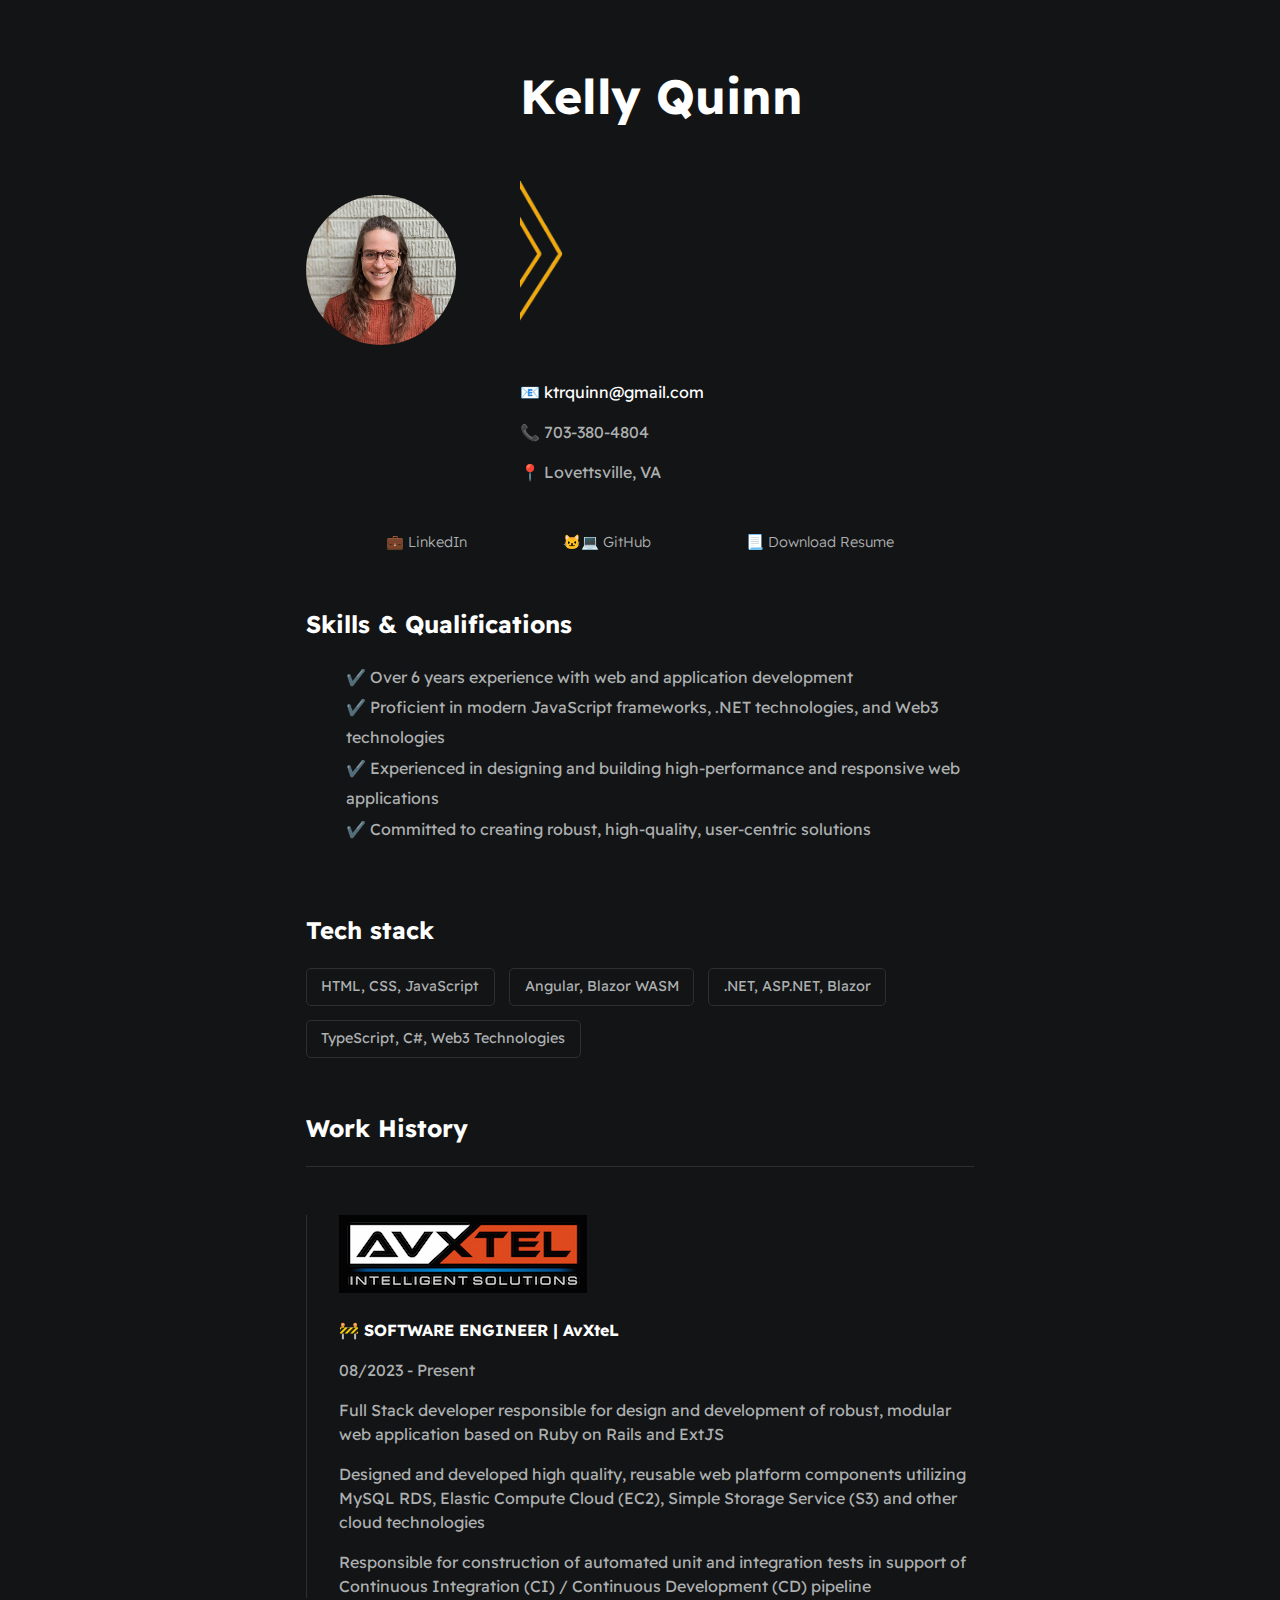
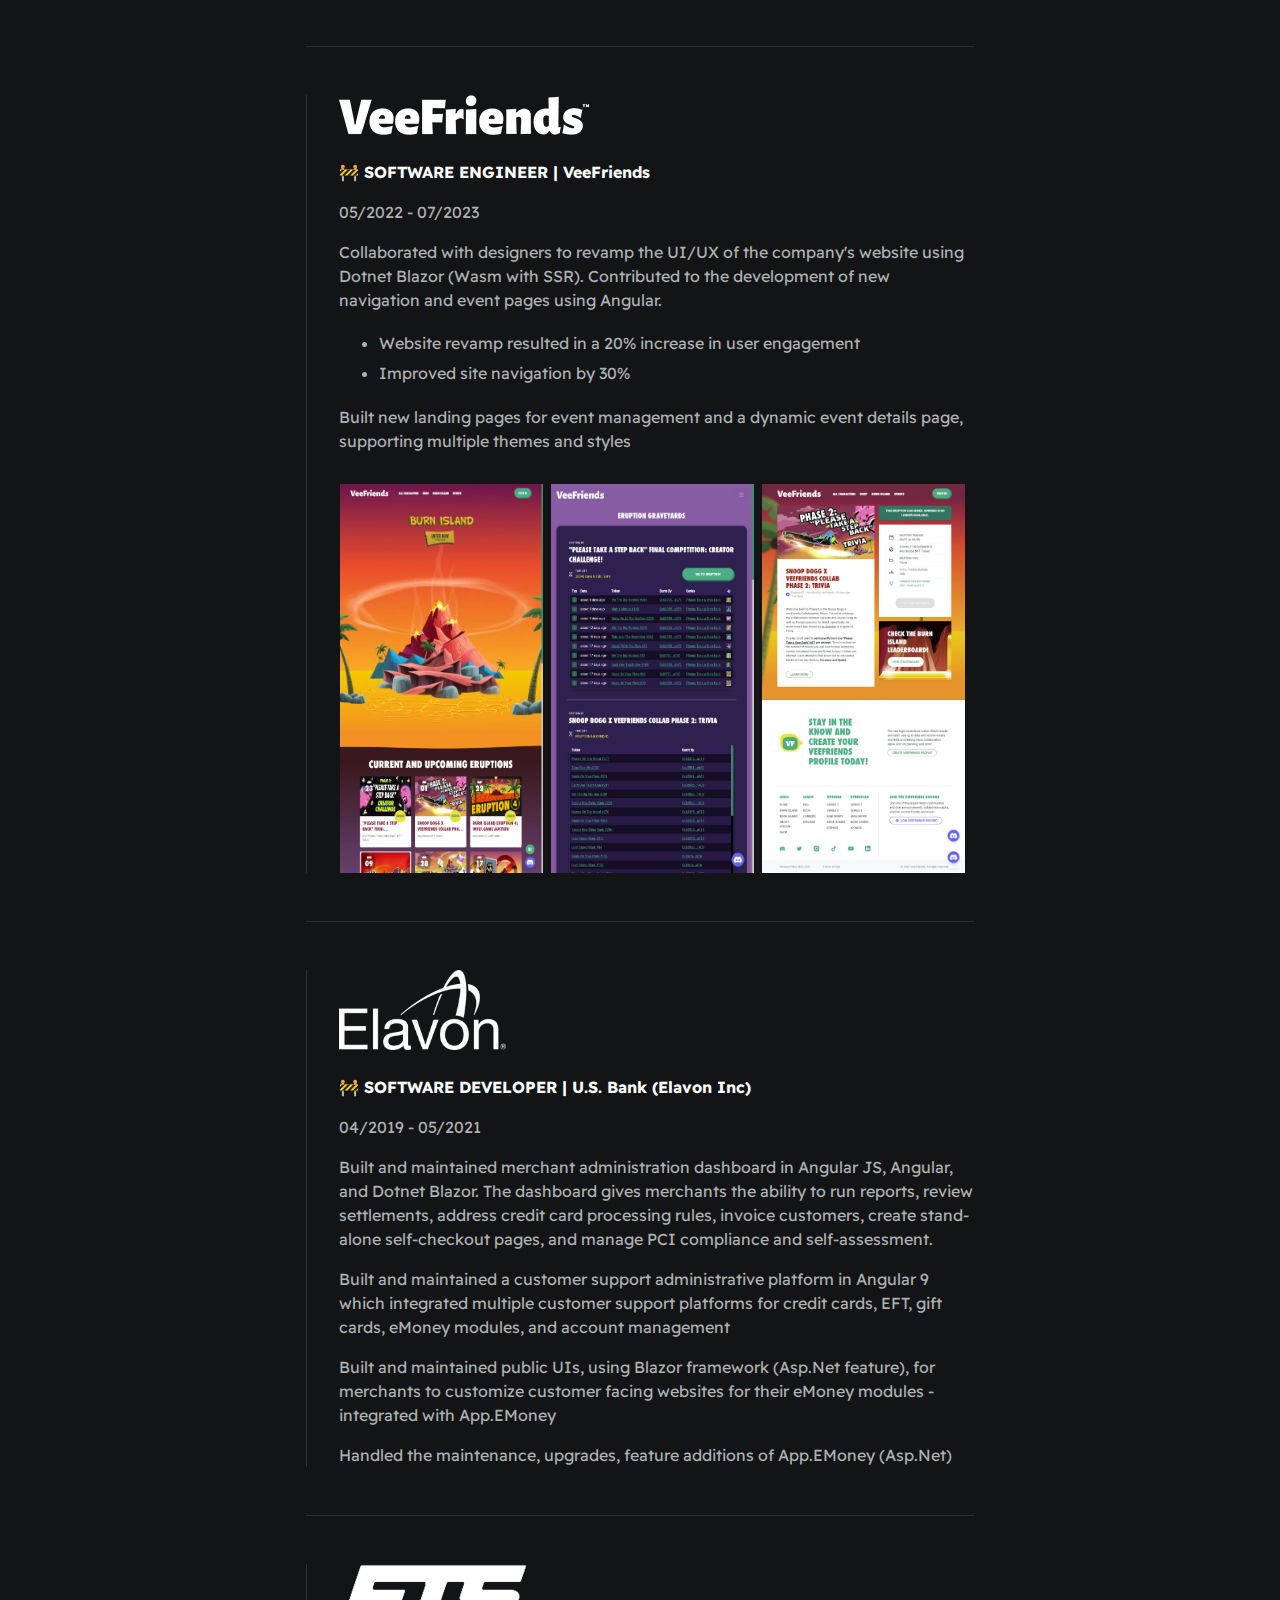
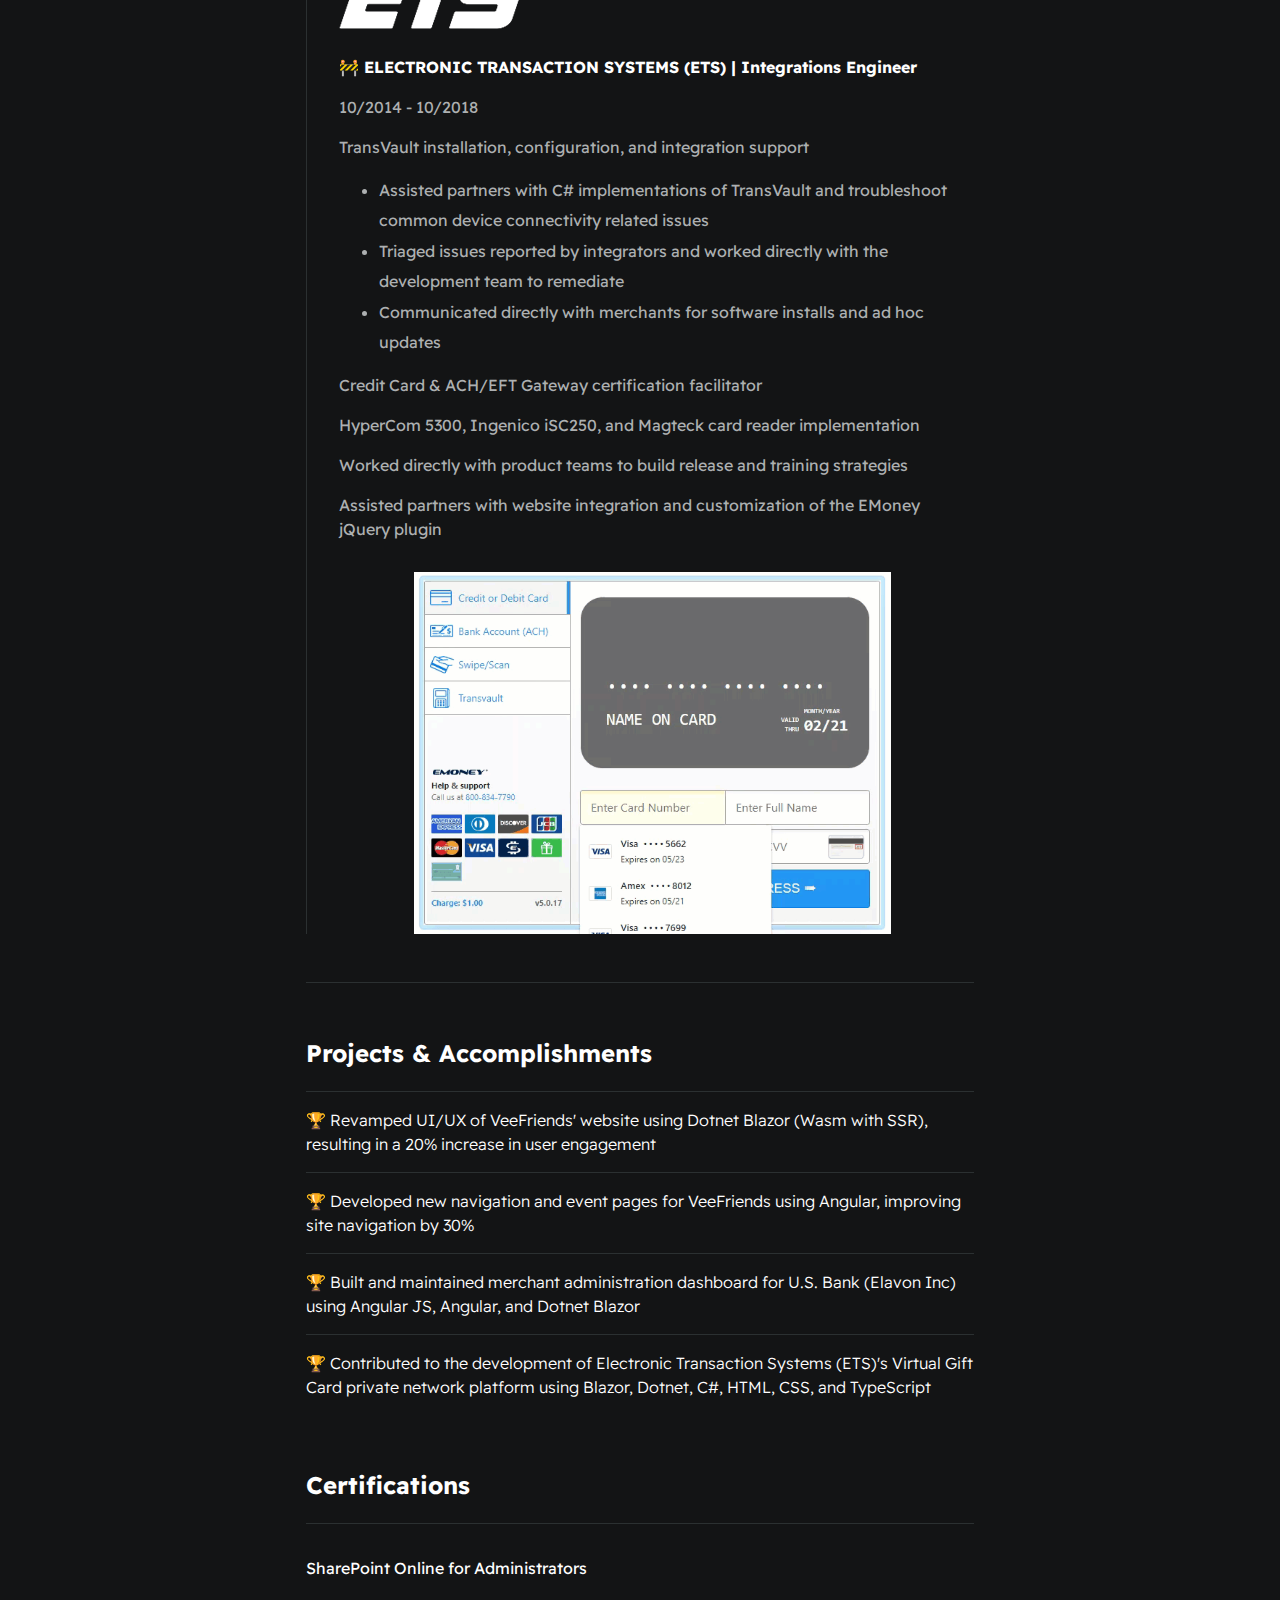
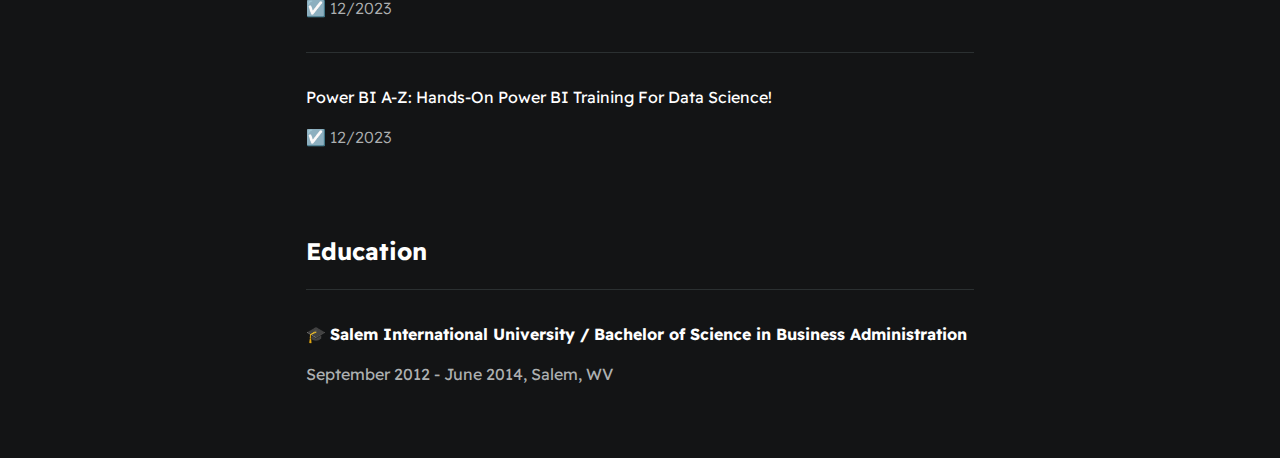
<file: index.html>
<!DOCTYPE html>
<html>
    <head>
        <meta charset="utf-8">
        <meta http-equiv="X-UA-Compatible" content="IE=edge">
        <title>Kelly Quinn</title>
        <meta name="description" content="">
        <meta name="viewport" content="width=device-width, initial-scale=1">
        <link rel="stylesheet" href="./styles/main.css">
        <link rel="icon" type="image/x-icon" href="./assets/images/favicon.ico">
    </head>
    <body>
        <div id="container--main">

            <section id="wrapper--hero" class="section--page">
                <img id="profile-pic" src="./assets/images/profile_pic.JPG">

                <div>
                    <h1 id="user-name">Kelly Quinn</h1>

                    <div id="bio-wrapper">
                        <div id="bio-arrow" class="bounce"></div>
                        <div id="bio-slide">Results-driven Software Engineer specialized in front end development with expertise in modern web frameworks. Seeking a challenging position to leverage my skills and contribute to the development of innovative platforms serving critical functions. Passionate about delivering responsive, cross-platform solutions, striving to collaborate with cross-functional teams to enhance user experiences and drive project success.</div>
                    </div>
                    <p id="email">📧 ktrquinn@gmail.com</p>
                    <p id="phone">📞 703-380-4804</p>
                    <p id="location">📍 Lovettsville, VA</p>
                </div>
            </section>

            <section class="section--page">

                <div id="socials--list">
                    <a href="https://www.linkedin.com/in/kelly-quinn-478269a5/" target="_blank">💼 LinkedIn</a>
                    <a href="https://github.com/kkquinn" target="_blank">🐱‍💻 GitHub</a>
                    <a href="./assets/resume.pdf" target="_blank">📃 Download Resume</a>
                </div>
            </section>

            <section class="section--page">
                <h2>Skills & Qualifications</h2>
                <ul id="qualifications--list">
                    <li>✔️ Over 6 years experience with web and application development</li>
                    <li>✔️ Proficient in modern JavaScript frameworks, .NET technologies, and Web3 technologies</li>
                    <li>✔️ Experienced in designing and building high-performance and responsive web applications</li>
                    <li>✔️ Committed to creating robust, high-quality, user-centric solutions</li>
                </ul>
            </section>

            <section class="section--page">
                <h2>Tech stack</h2>

                <div id="wrapper--techstack__items">
                    <div class="card--techstack"><span>HTML, CSS, JavaScript</span></div>
                    <div class="card--techstack"><span>Angular, Blazor WASM</span></div>
                    <div class="card--techstack"><span>.NET, ASP.NET, Blazor</span></div>
                    <div class="card--techstack"><span>TypeScript, C#, Web3 Technologies</span></div>
                </div>
            </section>

            <section id="work-history-wrapper" class="section--page">
                <h2>Work History</h2>

                <div class="line-break"></div>
                <div class="card--work-history">
                    <img class="card--work-logo" src="assets/images/work_avxtel.png" alt="AvXteL Logo">
                    <strong>🚧 SOFTWARE ENGINEER | AvXteL</strong>
                    <p>08/2023 - Present</p>
                    <p>Full Stack developer responsible for design and development of robust, modular web application based on Ruby on Rails and ExtJS</p>
                    <p>Designed and developed high quality, reusable web platform components utilizing MySQL RDS, Elastic Compute Cloud (EC2), Simple Storage Service (S3) and other cloud technologies</p>
                    <p>Responsible for construction of automated unit and integration tests in support of Continuous Integration (CI) / Continuous Development (CD) pipeline</p>
                </div>

                <div class="line-break"></div>
                <div class="card--work-history">
                    <img class="card--work-logo" src="assets/images/work_veefriends.png" alt="VeeFriends Logo">
                    <strong>🚧 SOFTWARE ENGINEER | VeeFriends</strong>
                    <p>05/2022 - 07/2023</p>
                    <p>Collaborated with designers to revamp the UI/UX of the company's website using Dotnet Blazor (Wasm with SSR). Contributed to the development of new navigation and event pages using Angular.</p>
                    <ul>
                        <li>Website revamp resulted in a 20% increase in user engagement</li>
                        <li>Improved site navigation by 30%</li>
                    </ul>
                    <p>Built new landing pages for event management and a dynamic event details page, supporting multiple themes and styles</p>
                    <div id="card--work-mock">
                        <img class="card--work-mock" src="assets/images/projects/burn-island-landing-page.jpg" alt="burn-island-landing-page">
                        <img class="card--work-mock" src="assets/images/projects/burn-island-graveyard.jpg" alt="burn-island-graveyard">
                        <img class="card--work-mock" src="assets/images/projects/event-details-page.jpg" alt="events-landing-page">
                    </div>
                </div>

                <div class="line-break"></div>
                <div class="card--work-history">
                    <img class="card--work-logo" src="assets/images/work_elavon.png" alt="U.S. Bank (Elavon Inc) Logo">
                    <strong>🚧 SOFTWARE DEVELOPER | U.S. Bank (Elavon Inc)</strong>
                    <p>04/2019 - 05/2021</p>
                    <p>Built and maintained merchant administration dashboard in Angular JS, Angular, and Dotnet Blazor. The dashboard gives merchants the ability to run reports, review settlements, address credit card processing rules, invoice customers, create stand-alone self-checkout pages, and manage PCI compliance and self-assessment.</p>
                    <p>Built and maintained a customer support administrative platform in Angular 9 which integrated multiple customer support platforms for credit cards, EFT, gift cards, eMoney modules, and account management</p>
                    <p>Built and maintained public UIs, using Blazor framework (Asp.Net feature), for merchants to customize customer facing websites for their eMoney modules - integrated with App.EMoney</p>
                    <p>Handled the maintenance, upgrades, feature additions of App.EMoney (Asp.Net)</p>
                </div>

                <div class="line-break"></div>
                <div class="card--work-history">
                    <img class="card--work-logo" src="assets/images/work_ets.png" alt="Electronic Transaction Systems (ETS) Logo">
                    <strong>🚧 ELECTRONIC TRANSACTION SYSTEMS (ETS) | Integrations Engineer</strong>
                    <p>10/2014 - 10/2018</p>
                    <p>TransVault installation, configuration, and integration support</p>
                    <ul>
                        <li>Assisted partners with C# implementations of TransVault and troubleshoot common device connectivity related issues</li>
                        <li>Triaged issues reported by integrators and worked directly with the development team to remediate</li>
                        <li>Communicated directly with merchants for software installs and ad hoc updates</li>
                    </ul>
                    <p>Credit Card & ACH/EFT Gateway certification facilitator</p>
                    <p>HyperCom 5300, Ingenico iSC250, and Magteck card reader implementation</p>
                    <p>Worked directly with product teams to build release and training strategies</p>
                    <p>Assisted partners with website integration and customization of the EMoney jQuery plugin</p>
                    <div id="card--work-mock">
                        <img class="card--work-mock hp-gif" src="assets/images/projects/hosted-payments.gif" alt="hosted payments plugin">
                    </div>
                </div>

                <div class="line-break"></div>
            </section>

            <section class="section--page">
                <h2>Projects & Accomplishments</h2>

                <div class="card--project">
                    <a href="project-veefriends.html"><span>🏆 </span>Revamped UI/UX of VeeFriends' website using Dotnet Blazor (Wasm with SSR), resulting in a 20% increase in user engagement</a>
                </div>

                <div class="card--project">
                    <a href="project-veefriends-v2.html"><span>🏆 </span>Developed new navigation and event pages for VeeFriends using Angular, improving site navigation by 30%</a>
                </div>

                <div class="card--project">
                    <a href="project-us-bank-and-elavon.html"><span>🏆 </span>Built and maintained merchant administration dashboard for U.S. Bank (Elavon Inc) using Angular JS, Angular, and Dotnet Blazor</a>
                </div>

                <div class="card--project">
                    <a href="project-ets-electronic-transaction-systems.html"><span>🏆 </span>Contributed to the development of Electronic Transaction Systems (ETS)'s Virtual Gift Card private network platform using Blazor, Dotnet, C#, HTML, CSS, and TypeScript</a>
                </div>
            </section>

            <section class="section--page">
                <h2>Certifications</h2>

                <a href="./assets/sharepoint_admin.pdf" target="_blank">
                    <div class="card--project">
                        <p><strong>SharePoint Online for Administrators</strong></p>
                        <p>☑️ 12/2023</p>
                    </div>
                </a>
                <a href="./assets/power_bi.pdf" target="_blank">
                    <div class="card--project">
                        <p><strong>Power BI A-Z: Hands-On Power BI Training For Data Science!</strong></p>
                        <p>☑️ 12/2023</p>
                    </div>
                </a>
            </section>

            <section class="section--page">
                <h2>Education</h2>

                <div class="card--project">
                    <p>🎓 <strong>Salem International University / Bachelor of Science in Business Administration</strong></p>
                    <p>September 2012 - June 2014, Salem, WV</p>
                </div>
            </section>
        </div>
    </body>
</html>
</file>
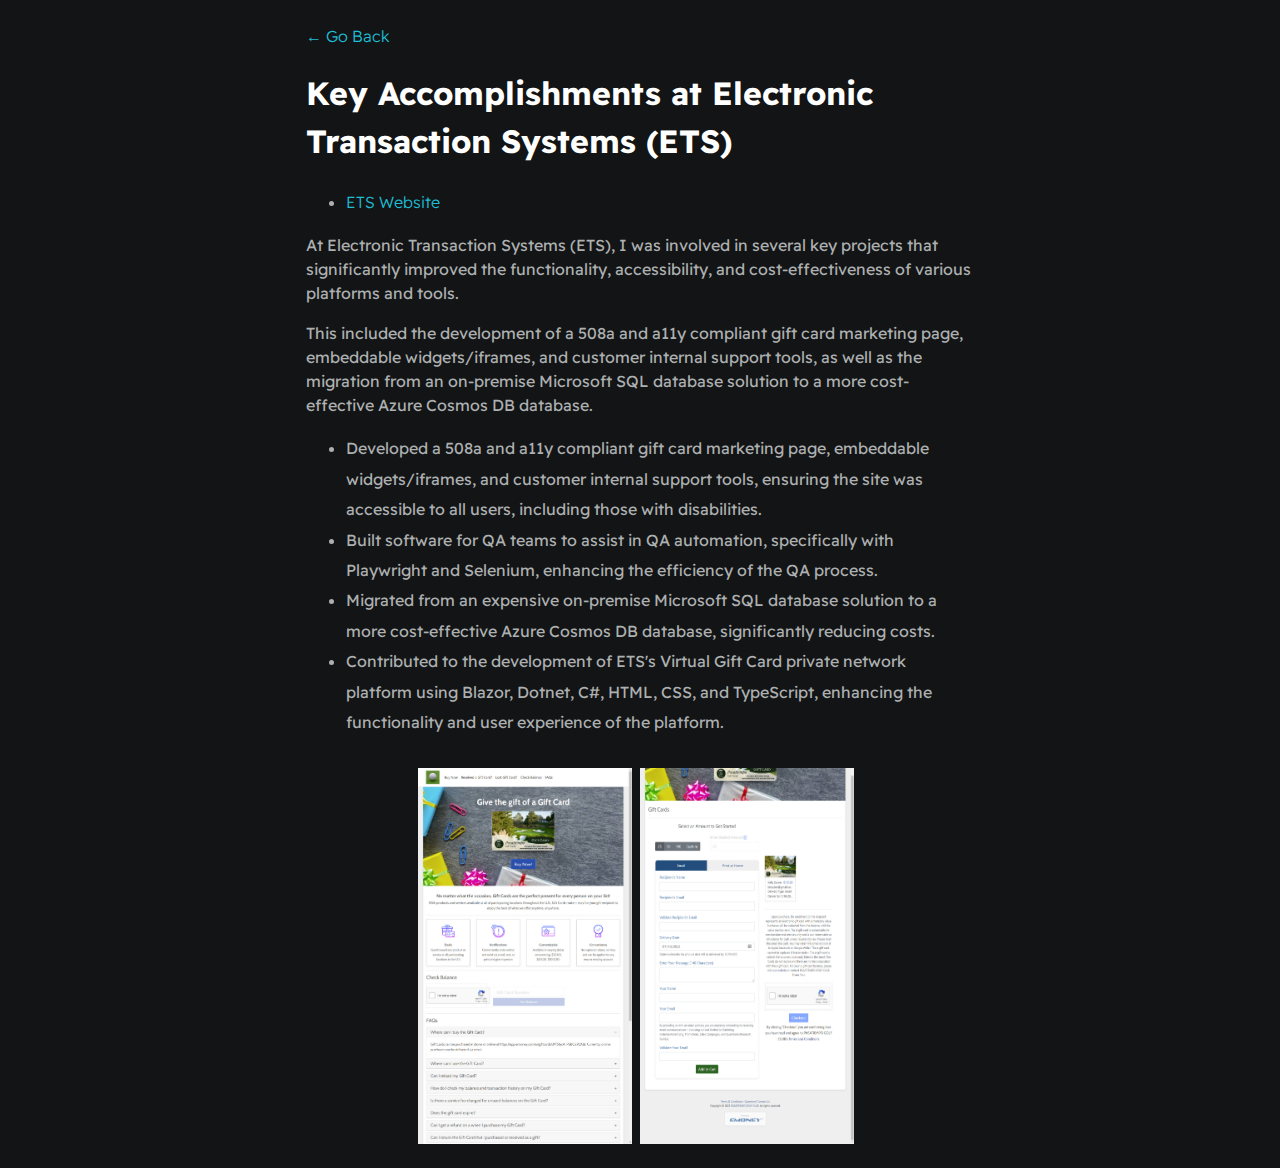
<file: project-ets-electronic-transaction-systems.html>
<!DOCTYPE html>
<html>
    <head>
        <meta charset="utf-8">
        <meta http-equiv="X-UA-Compatible" content="IE=edge">
        <title>ETS | Kelly Quinn: Experienced Software Engineer & Front-End Developer</title>
        <meta name="description" content="Kelly Quinn is a results-driven Software Engineer specializing in front-end development. He is proficient in modern JavaScript frameworks, .NET technologies, and Web3 technologies, with a proven track record in designing and building high-performance web applications.">
        <meta name="keywords" content="Software Engineer, Front-End Developer, JavaScript, .NET, Web3, High-Performance Web Applications, User-Centric Solutions">
        <meta name="viewport" content="width=device-width, initial-scale=1">
        <link rel="stylesheet" href="./styles/main.css">
        <link rel="icon" type="image/x-icon" href="./assets/images/favicon.ico">
    </head>
    <body>
        <div id="container--main">
            <a href="index.html">&#x2190; Go Back</a>
            <h1>Key Accomplishments at Electronic Transaction Systems (ETS)</h1>
            <ul>
                <li><a href="https://www.etsms.com/" target="_blank">ETS Website</a></li>
            </ul>
            <p>At Electronic Transaction Systems (ETS), I was involved in several key projects that significantly improved the functionality, accessibility, and cost-effectiveness of various platforms and tools.</p>
            <p>This included the development of a 508a and a11y compliant gift card marketing page, embeddable widgets/iframes, and customer internal support tools, as well as the migration from an on-premise Microsoft SQL database solution to a more cost-effective Azure Cosmos DB database.</p>
            <ul>
                <li>Developed a 508a and a11y compliant gift card marketing page, embeddable widgets/iframes, and customer internal support tools, ensuring the site was accessible to all users, including those with disabilities.</li>
                <li>Built software for QA teams to assist in QA automation, specifically with Playwright and Selenium, enhancing the efficiency of the QA process.</li>
                <li>Migrated from an expensive on-premise Microsoft SQL database solution to a more cost-effective Azure Cosmos DB database, significantly reducing costs.</li>
                <li>Contributed to the development of ETS's Virtual Gift Card private network platform using Blazor, Dotnet, C#, HTML, CSS, and TypeScript, enhancing the functionality and user experience of the platform.</li>
            </ul>
            <div id="card--work-mock">
                <img class="card--work-mock" src="assets/images/projects/elavon-gc-1.jpg" alt="burn island mobile view">
                <img class="card--work-mock" src="assets/images/projects/elavon-gc-2.jpg" alt="events-landing-page">
            </div>
        </div>         
    </body>
</html>
</file>
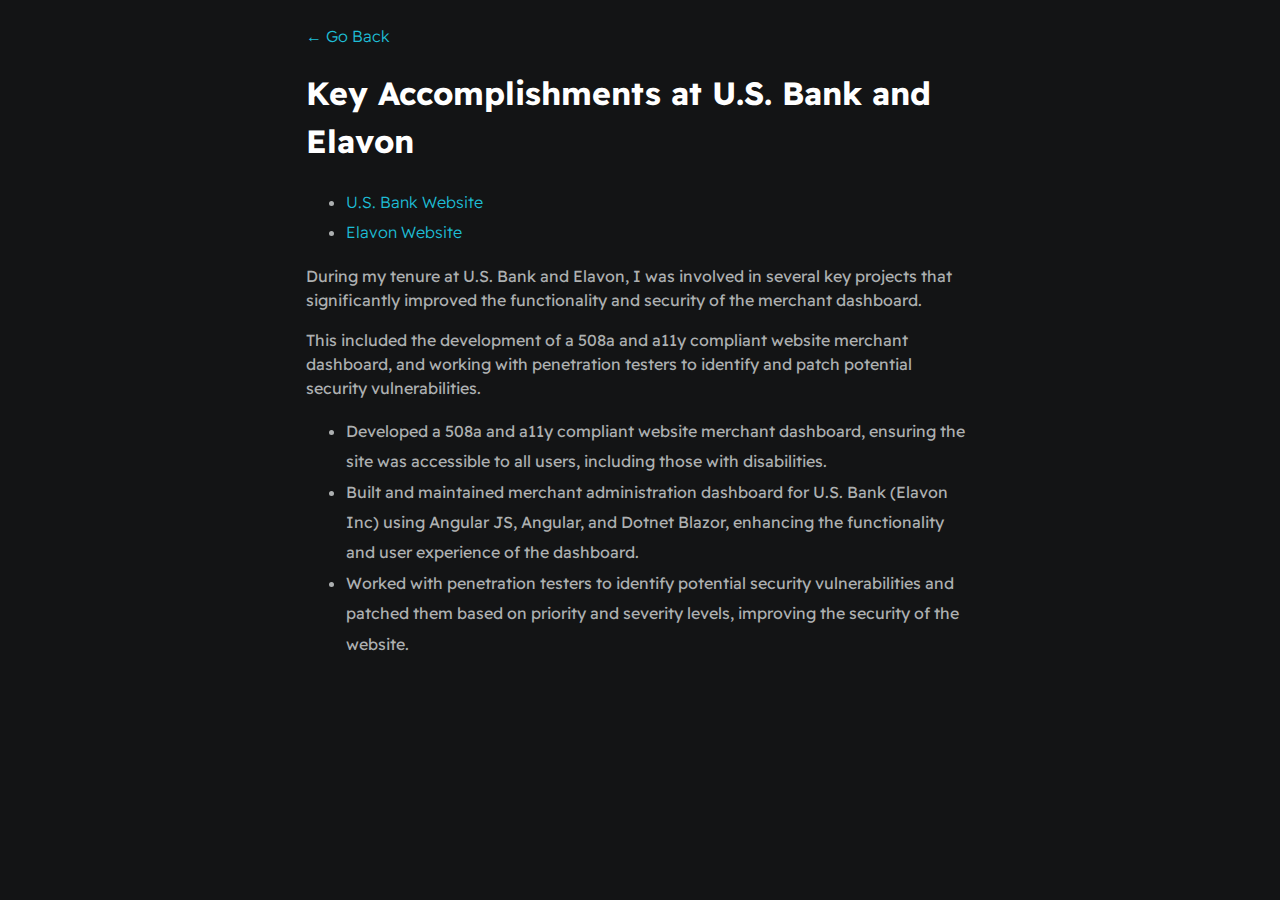
<file: project-us-bank-and-elavon.html>
<!DOCTYPE html>
<html>
    <head>
        <meta charset="utf-8">
        <meta http-equiv="X-UA-Compatible" content="IE=edge">
        <title>U.S. Bank & Elavon | Kelly Quinn: Experienced Software Engineer & Front-End Developer</title>
        <meta name="description" content="Kelly Quinn is a results-driven Software Engineer specializing in front-end development. He is proficient in modern JavaScript frameworks, .NET technologies, and Web3 technologies, with a proven track record in designing and building high-performance web applications.">
        <meta name="keywords" content="Software Engineer, Front-End Developer, JavaScript, .NET, Web3, High-Performance Web Applications, User-Centric Solutions">
        <meta name="viewport" content="width=device-width, initial-scale=1">
        <link rel="stylesheet" href="./styles/main.css">
        <link rel="icon" type="image/x-icon" href="./assets/images/favicon.ico">
    </head>
    <body>
        <div id="container--main">
            <a href="index.html">&#x2190; Go Back</a>
            <h1>Key Accomplishments at U.S. Bank and Elavon</h1>
            <ul>
                <li><a href="https://www.usbank.com/index.html" target="_blank">U.S. Bank Website</a></li>
                <li><a href="https://www.elavon.com/index.html" target="_blank">Elavon Website</a></li>
            </ul>
            <p>During my tenure at U.S. Bank and Elavon, I was involved in several key projects that significantly improved the functionality and security of the merchant dashboard.</p>
            <p>This included the development of a 508a and a11y compliant website merchant dashboard, and working with penetration testers to identify and patch potential security vulnerabilities.</p>
            <ul>
                <li>Developed a 508a and a11y compliant website merchant dashboard, ensuring the site was accessible to all users, including those with disabilities.</li>
                <li>Built and maintained merchant administration dashboard for U.S. Bank (Elavon Inc) using Angular JS, Angular, and Dotnet Blazor, enhancing the functionality and user experience of the dashboard.</li>
                <li>Worked with penetration testers to identify potential security vulnerabilities and patched them based on priority and severity levels, improving the security of the website.</li>
            </ul>
        </div>               
    </body>
</html>
</file>
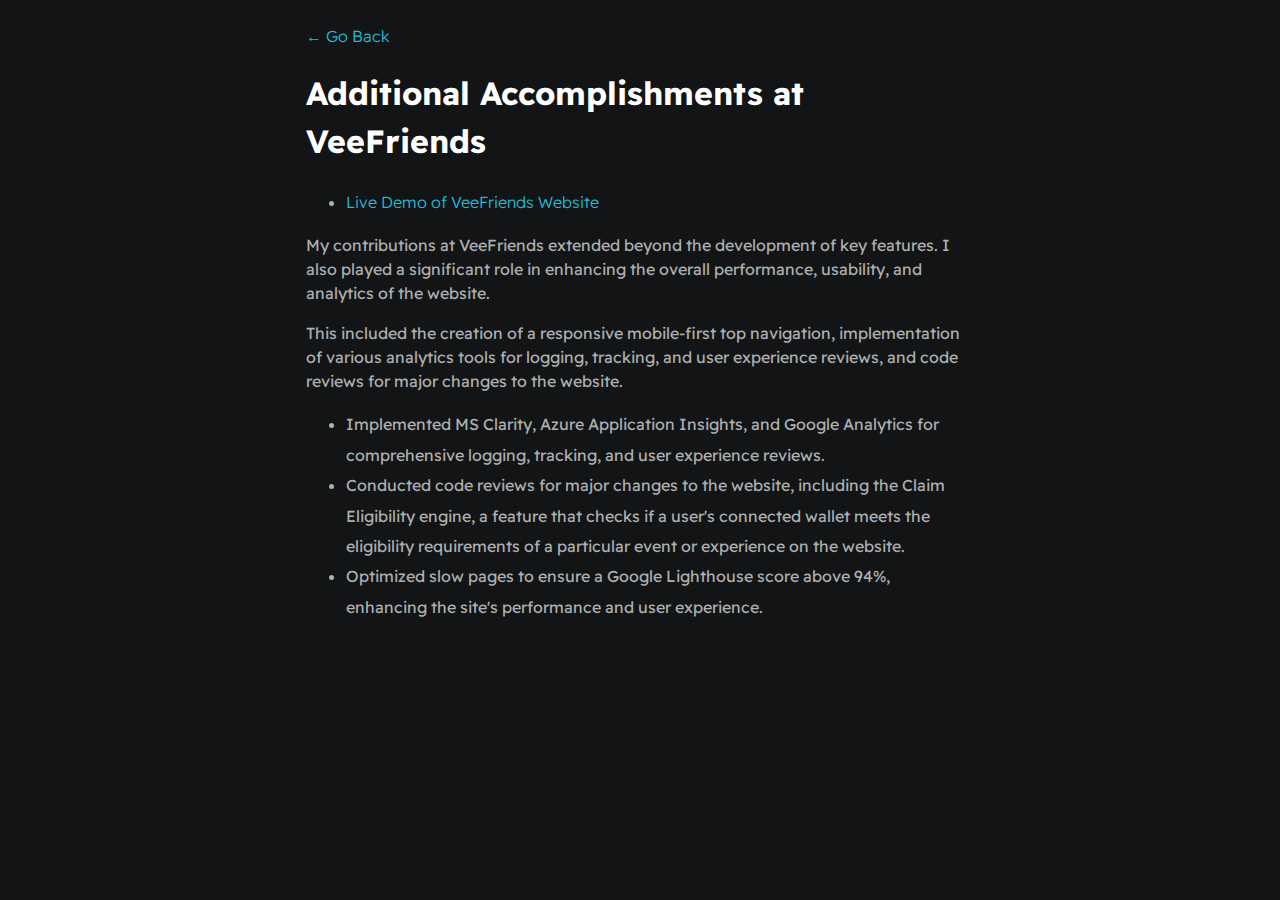
<file: project-veefriends-v2.html>
<!DOCTYPE html>
<html>
    <head>
        <meta charset="utf-8">
        <meta http-equiv="X-UA-Compatible" content="IE=edge">
        <title>VeeFriends v2 | Kelly Quinn: Experienced Software Engineer & Front-End Developer</title>
        <meta name="description" content="Kelly Quinn is a results-driven Software Engineer specializing in front-end development. He is proficient in modern JavaScript frameworks, .NET technologies, and Web3 technologies, with a proven track record in designing and building high-performance web applications.">
        <meta name="keywords" content="Software Engineer, Front-End Developer, JavaScript, .NET, Web3, High-Performance Web Applications, User-Centric Solutions">
        <meta name="viewport" content="width=device-width, initial-scale=1">
        <link rel="stylesheet" href="./styles/main.css">
        <link rel="icon" type="image/x-icon" href="./assets/images/favicon.ico">
    </head>
    <body>
        <div id="container--main">
            <a href="index.html">&#x2190; Go Back</a>
            <h1>Additional Accomplishments at VeeFriends</h1>
            <ul>
                <li><a href="https://www.veefriends.com" target="_blank">Live Demo of VeeFriends Website</a></li>
            </ul>
            <p>My contributions at VeeFriends extended beyond the development of key features. I also played a significant role in enhancing the overall performance, usability, and analytics of the website.</p>
            <p>This included the creation of a responsive mobile-first top navigation, implementation of various analytics tools for logging, tracking, and user experience reviews, and code reviews for major changes to the website.</p>
            <ul>
                <li>Implemented MS Clarity, Azure Application Insights, and Google Analytics for comprehensive logging, tracking, and user experience reviews.</li>
                <li>Conducted code reviews for major changes to the website, including the Claim Eligibility engine, a feature that checks if a user's connected wallet meets the eligibility requirements of a particular event or experience on the website.</li>
                <li>Optimized slow pages to ensure a Google Lighthouse score above 94%, enhancing the site's performance and user experience.</li>
            </ul>
        </div>           
    </body>
</html>
</file>
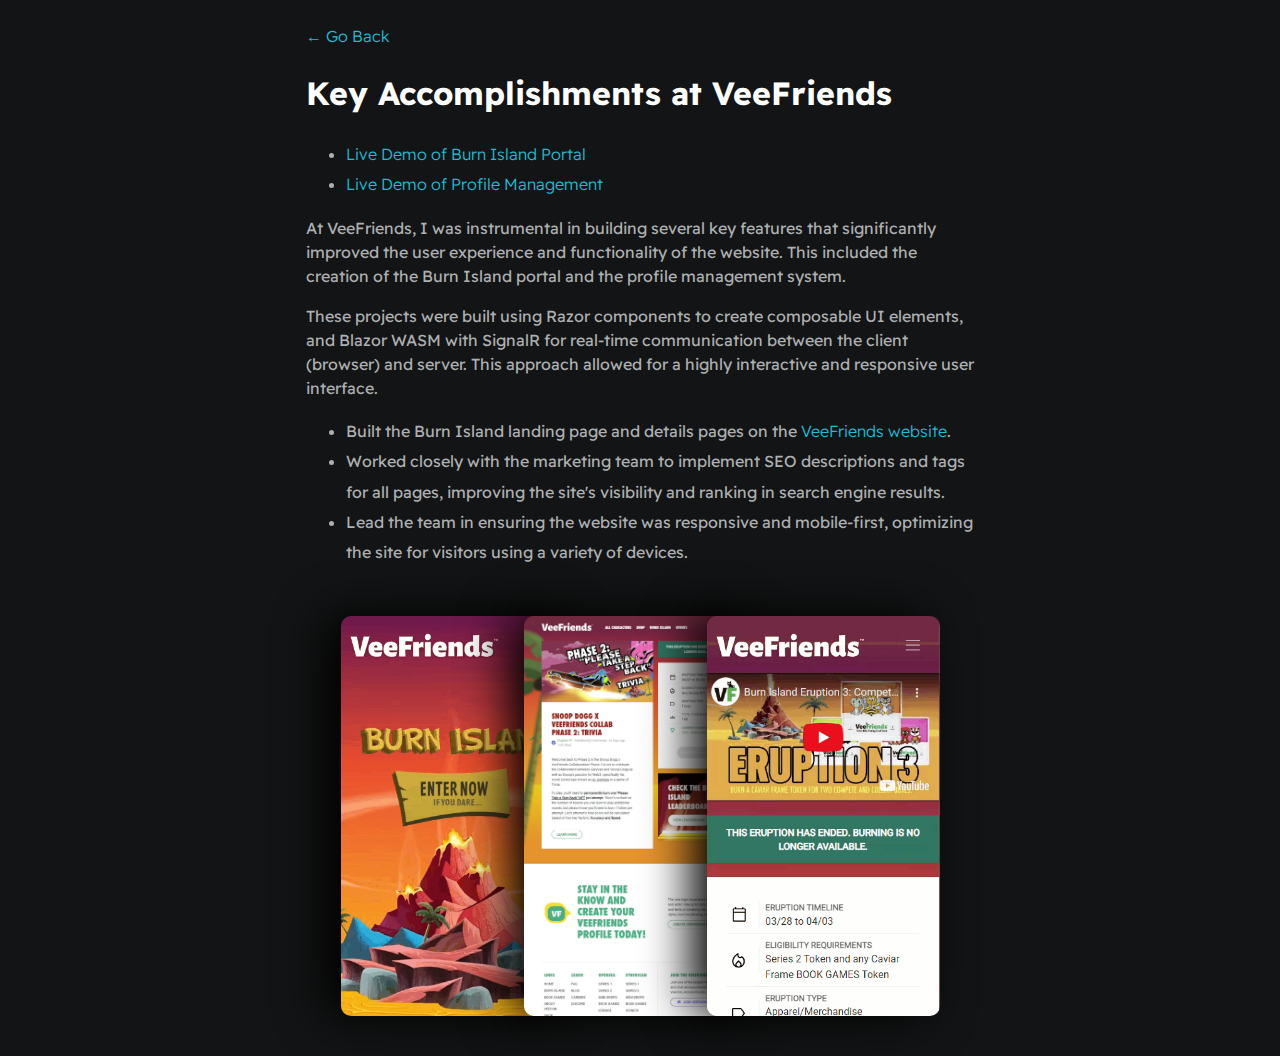
<file: project-veefriends.html>
<!DOCTYPE html>
<html>
    <head>
        <meta charset="utf-8">
        <meta http-equiv="X-UA-Compatible" content="IE=edge">
        <title>VeeFriends | Kelly Quinn: Experienced Software Engineer & Front-End Developer</title>
        <meta name="description" content="Kelly Quinn is a results-driven Software Engineer specializing in front-end development. He is proficient in modern JavaScript frameworks, .NET technologies, and Web3 technologies, with a proven track record in designing and building high-performance web applications.">
        <meta name="keywords" content="Software Engineer, Front-End Developer, JavaScript, .NET, Web3, High-Performance Web Applications, User-Centric Solutions">
        <meta name="viewport" content="width=device-width, initial-scale=1">
        <link rel="stylesheet" href="./styles/main.css">
        <link rel="icon" type="image/x-icon" href="./assets/images/favicon.ico">
    </head>
    <body>
        <div id="container--main">
            <a href="index.html">&#x2190; Go Back</a>
            <h1>Key Accomplishments at VeeFriends</h1>
            <ul>
                <li><a href="https://www.veefriends.com/burn-island" target="_blank">Live Demo of Burn Island Portal</a></li>
                <li><a href="https://www.veefriends.com/profile" target="_blank">Live Demo of Profile Management</a></li>
            </ul>
            <p>At VeeFriends, I was instrumental in building several key features that significantly improved the user experience and functionality of the website. This included the creation of the Burn Island portal and the profile management system.</p>
            <p>These projects were built using Razor components to create composable UI elements, and Blazor WASM with SignalR for real-time communication between the client (browser) and server. This approach allowed for a highly interactive and responsive user interface.</p>
            <ul>
                <li>Built the Burn Island landing page and details pages on the <a href="https://www.veefriends.com/burn-island" target="_blank">VeeFriends website</a>.</li>
                <li>Worked closely with the marketing team to implement SEO descriptions and tags for all pages, improving the site's visibility and ranking in search engine results.</li>
                <li>Lead the team in ensuring the website was responsive and mobile-first, optimizing the site for visitors using a variety of devices.</li>
            </ul>

            <section class="carousel" aria-label="Gallery">
                <div class="carousel-cards">
                    <div class="card card-1"></div>
                    <div class="card card-2 card-mobile"></div>
                    <div class="card card-3 card-mobile"></div>
                </div>
                <div class="mobile-card">
                    <div class="card card-2"></div>
                </div>
                <div class="mobile-card">
                    <div class="card card-3"></div>
                </div>
            </section>

        </div>
    </body>
</html>
</file>
<file: styles/main.css>
@import url('https://fonts.googleapis.com/css2?family=Readex+Pro:wght@300;400;500;600;700&display=swap');

:root{
    --mainTextColor-light:#000;
    --secondaryTextColor-light:rgb(51 51 51);
    --mainLinkColor-light:#0da2b8;
    --mainBorderColor-light:rgb(218, 218, 218);
    --mainBgColor-light:rgb(249, 250,251);

    --mainTextColor-dark:#fff;
    --secondaryTextColor-dark:#adb0b1;
    --mainLinkColor-dark:rgb(30, 190,214);
    --mainBorderColor-dark:#2b3031;
    --mainBgColor-dark:#131415;

    --mainTextColor:var(--mainTextColor-dark);
    --secondaryTextColor:var(--secondaryTextColor-dark);
    --mainLinkColor:var(--mainLinkColor-dark);
    --mainBorderColor:var(--mainBorderColor-dark);
    --mainBgColor:var(--mainBgColor-dark);

}


*{
    font-family: 'Readex Pro';
    line-height: 1.5em;
    box-sizing: border-box;
    color: var(--mainTextColor);

}

body{
    background-color: var(--mainBgColor);
}

p, span, li{
    color: var(--secondaryTextColor);
    font-size: 1em;
}

a{
    text-decoration: none;
    color: var(--mainLinkColor);
    font-weight: 500;
}

li{
    line-height: 1.9em;
}

#container--main{
    max-width: 700px;
    margin: 0 auto;
    padding: 1em;
}

.section--page{
    padding-top: 1em;
    padding-bottom: 1em;
}

#wrapper--hero{
    display: flex;
    align-items: center;
    gap: 4em;
}

#bio, a{
    font-weight: 300;
}

#user-name{
    font-size: 48px;
    line-height: 1em;
    margin-bottom: 18px;
}

#profile-pic{
    width: 150px;
    height: 150px;
    object-fit: cover;
    border-radius: 50%;
}

#email{
    color: var(--mainTextColor);
}

#socials--list{
    display: flex;
    justify-content: space-evenly;
    column-gap: 1em;
    flex-wrap: wrap;
}

#socials--list a{
    font-weight: 300;
    color: var(--secondaryTextColor);
    font-size: 0.9em;
    transition: 0.3s;
}

#socials--list a:hover{
    font-weight: 100;
    color: var(--mainLinkColor);
    font-size: 0.9em;
}

#qualifications--list{
    list-style: none;
}

#wrapper--techstack__items{
    display: flex;
    flex-wrap: wrap;
    gap: 1em;
    font-size: 0.9em;
}

#card--work-mock {
    display: flex;
    justify-content: center;
}

.card--work-mock {
    display: block;
    width: 32%;
    margin-top: 15px;
    margin-right: .5rem;
}

.card--techstack{
    border: 1px solid var(--mainBorderColor);
    border-radius: 5px;
    padding: 0.5em 1em;
    align-items: center;
}

.card--project{
    padding-top: 1em;
    padding-bottom: 1em;
    border-top: 1px solid var(--mainBorderColor);
}

.card--project a{
    color: var(--mainTextColor);

    transition: 0.3s;
}

.card--project a:hover{
    color: rgb(30, 190,214);

}

.card--work-history{
    border-left: 1px solid var(--mainBorderColor);
    margin-top: 3em;
    margin-bottom: 3em;
    padding-left: 2em;
}

.card--work-logo {
    display: block;
    max-height: 80px;
    max-width: 256px;
    margin: 0 0 25px;
}

.line-break{
    background-color: var(--mainBorderColor);
    height: 1px;
}

#bio-arrow {
    background: url(../assets/images/bio-icon-yellow.png) no-repeat;
    background-size: 50px 100%;
    position: relative;
    width: 50px;
    height: 140px;
    grid-column: 1;
    grid-row: 1;
}

#bio-wrapper {
    display: grid;
    align-items: center;
    cursor: pointer;
}

.bounce {
    -moz-animation: bounce 2s infinite;
    -webkit-animation: bounce 2s infinite;
    animation: bounce 2s infinite;
}

#bio-wrapper:hover .bounce   {
    -moz-animation: bounce 0s infinite;
    -webkit-animation: bounce 0s infinite;
    animation: bounce 0s infinite;
}

@keyframes bounce {
    0%, 4%, 10%, 16%, 20% {
        transform: translateX(0);
    }

    8% {
        transform: translateX(50px);
    }

    12% {
        transform: translateX(25px);
    }
}

#bio-slide {
    position: relative;
    left: -60px;
    margin-top: 0px;
    margin-left: 60px;
    margin-top: 5px;
    margin-bottom: 5px;
    transition: all 500ms 0s cubic-bezier(0.680, -0.550, 0.265, 1.550);
    opacity: 0;
    grid-column: 1 / span 2;
    grid-row: 1;
}

#bio-wrapper:hover #bio-slide {
    position: relative;
    left: 0;
    opacity: 1;
}

.hp-gif {
    width: 75%;
}

@media(max-width:600px){

    .section--page{
        padding-top: 1em;
        padding-bottom: 1em;
    }

    #wrapper--hero{
        display: flex;
        align-items: center;
        gap: 1em;
    }

    #profile-pic{
        width: 200px;
        height: 200px;
    }

    #wrapper--hero{
        flex-direction: column;
    }

    #user-name {
        text-align: center;
    }

    #bio-wrapper {
        cursor: default;
    }

    #bio-slide {
        left: 0;
        opacity: 1;
        margin-left: 0;
        margin-top: 20px;
        margin-bottom: 20px;
        grid-column: 1 / span 3;
        grid-row: 2;
    }

    .bounce {
        -moz-animation: bounce 0s infinite;
        -webkit-animation: bounce 0s infinite;
        animation: bounce 0s infinite;
    }

    #bio-arrow {
        background: url(../assets/images/bio-icon-yellow-mobile.png) no-repeat;
        background-size: 100% 40px;
        width: 50%;
        height: 50px;
        position: relative;
        grid-column: 2 / span 3;
        grid-row: 1;
    }

    .card--work-history {
        border-left: none;
        padding-left: 0;
    }

    .hp-gif {
        width: 100%;
    }
}

.carousel-cards {
    display: flex;
    justify-content: center;
    padding-top: 2rem;
    padding-bottom: 1rem;
  }

  .card {
    display: flex;
    height: 400px;
    width: 233px;
    background-color: #17141d;
    border-radius: 10px;
    box-shadow: -1rem 0 3rem #000;
    transition: 0.4s ease-out;
    position: relative;
    left: 0px;
  }

  .card:not(:first-child) {
      margin-left: -50px;
  }

  .card:hover {
    transform: translateY(-20px);
    transition: 0.4s ease-out;
  }

  .card:hover ~ .card {
    position: relative;
    left: 50px;
    transition: 0.4s ease-out;
  }

  .title {
    color: white;
    font-weight: 300;
    position: absolute;
    left: 20px;
    top: 15px;
  }


  .stroke {
    stroke: white;
    stroke-dasharray: 360;
    stroke-dashoffset: 360;
    transition: 0.6s ease-out;
  }

  svg {
    fill: #17141d;
    stroke-width: 2px;
  }

  .card:hover .stroke {
    stroke-dashoffset: 100;
    transition: 0.6s ease-out;
  }

  .card-1 {
    background: url(../assets/images/projects/burn-island-mobile-view.gif) no-repeat;
    background-size: cover;
  }

  .card-2 {
    background: url(../assets/images/projects/event-details-page.jpg) no-repeat;
    background-size: cover;
  }

  .card-3 {
    background: url(../assets/images/projects/burn-island-details-mobile-view.gif) no-repeat;
    background-size: cover;
  }

  @media (max-width:600px) {
    .mobile-card {
        display: flex;
        justify-content: center;
        padding-top: 1rem;
        padding-bottom: 1rem;
    }

    .card-mobile {
        display: none;
      }
  }

  @media (min-width:601px) {
    .mobile-card {
        display: none;
    }
  }
</file>
